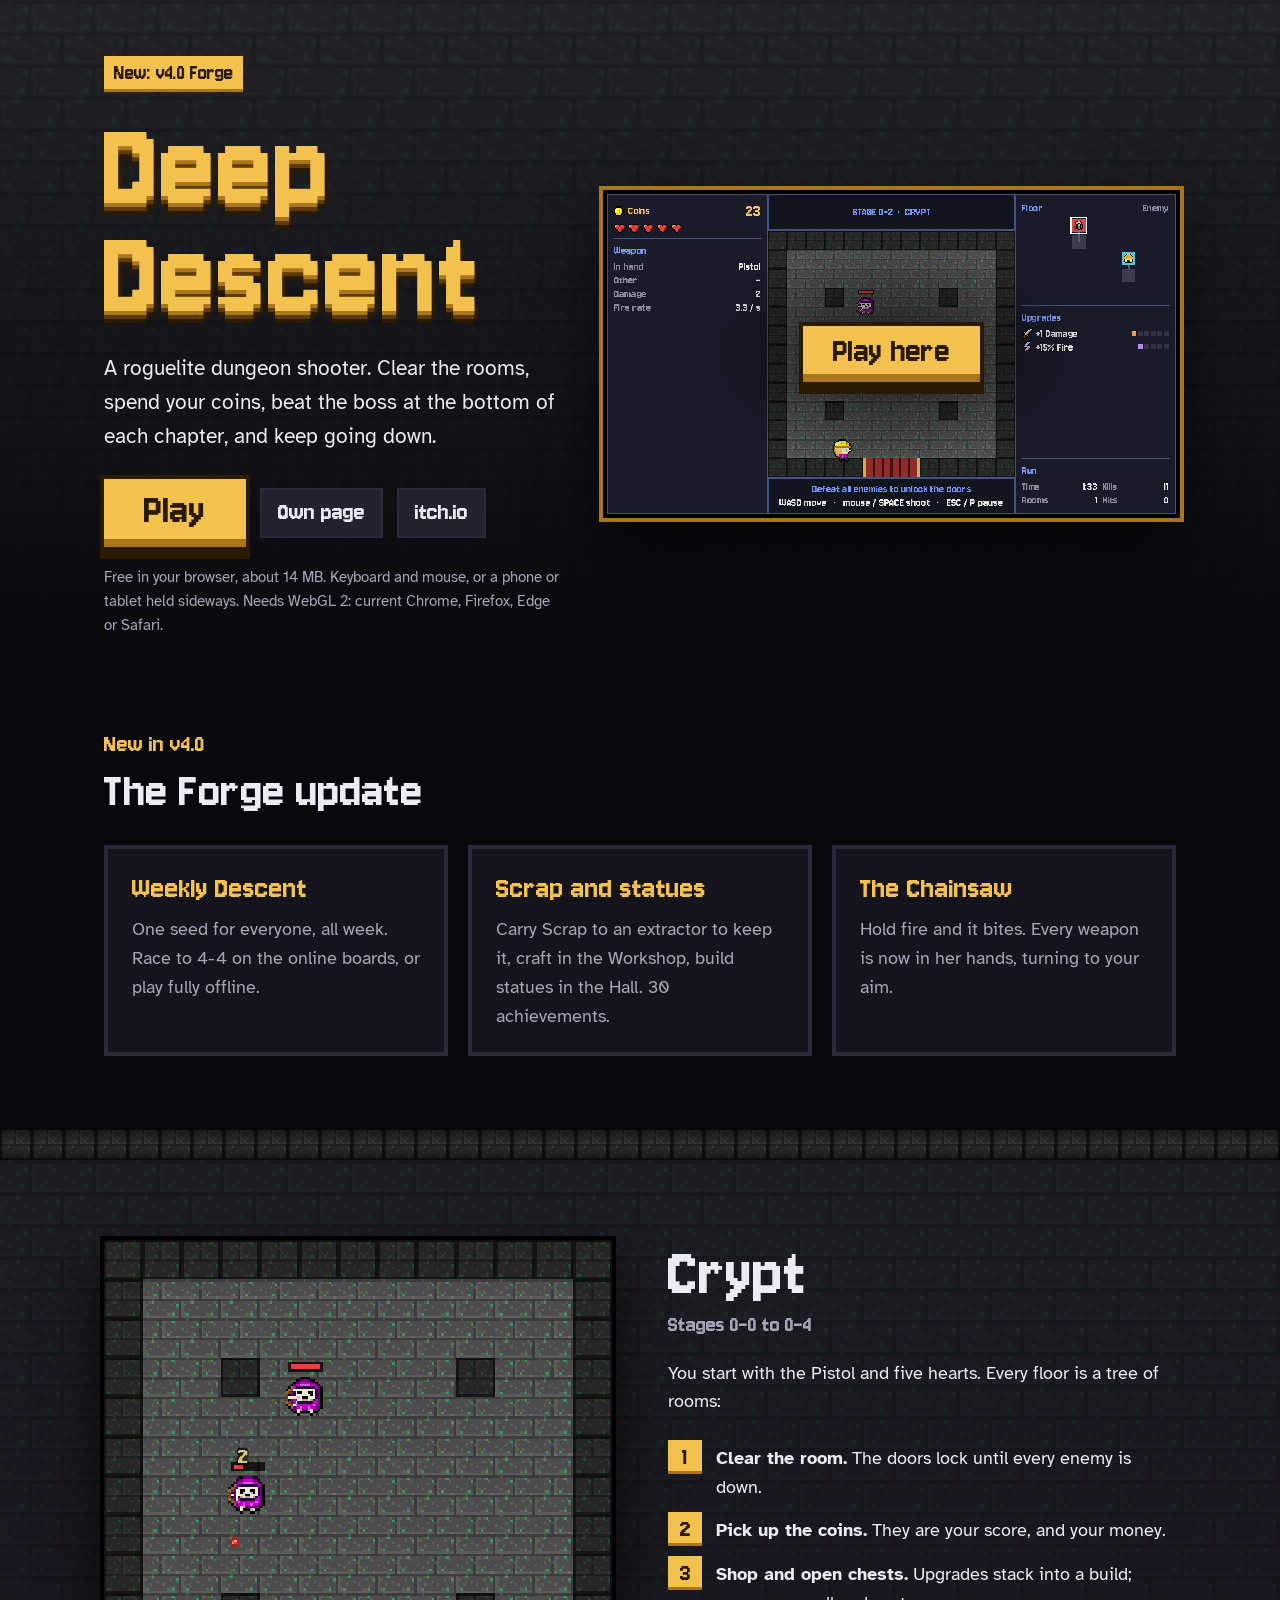
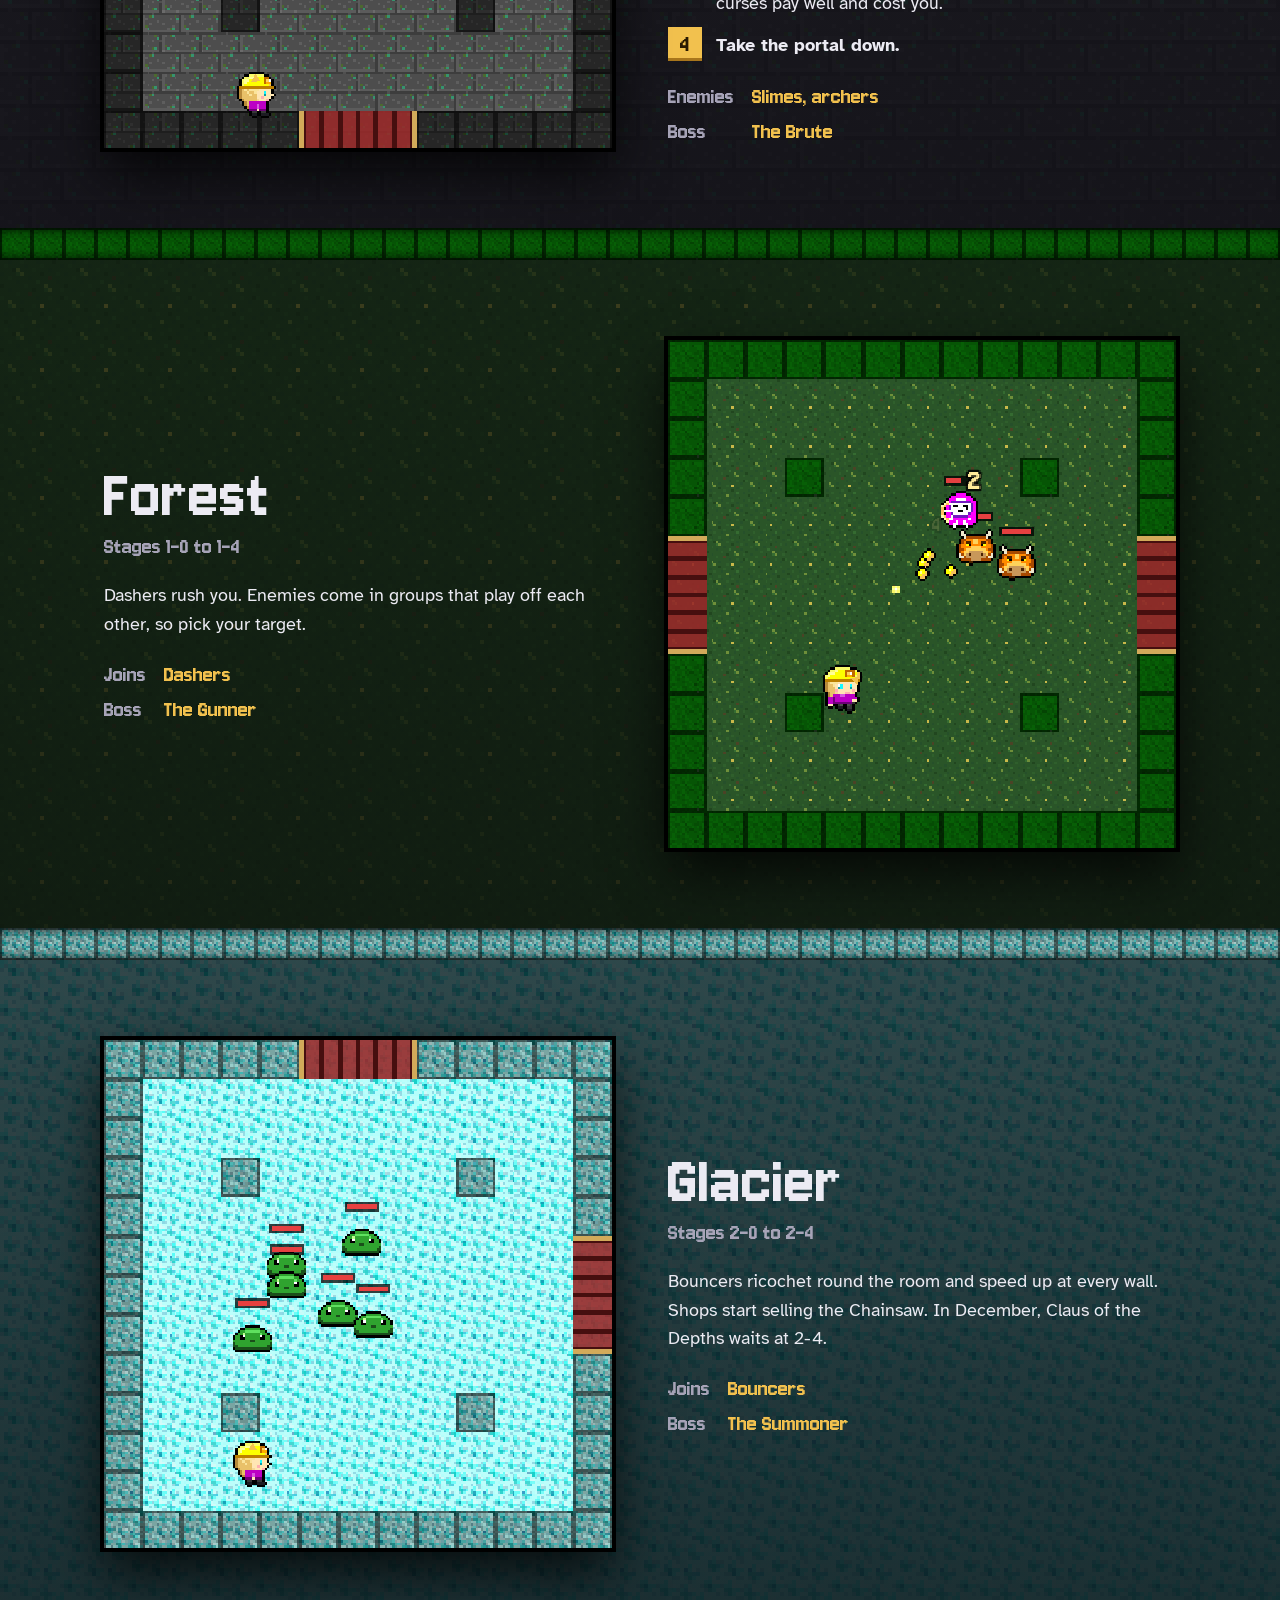
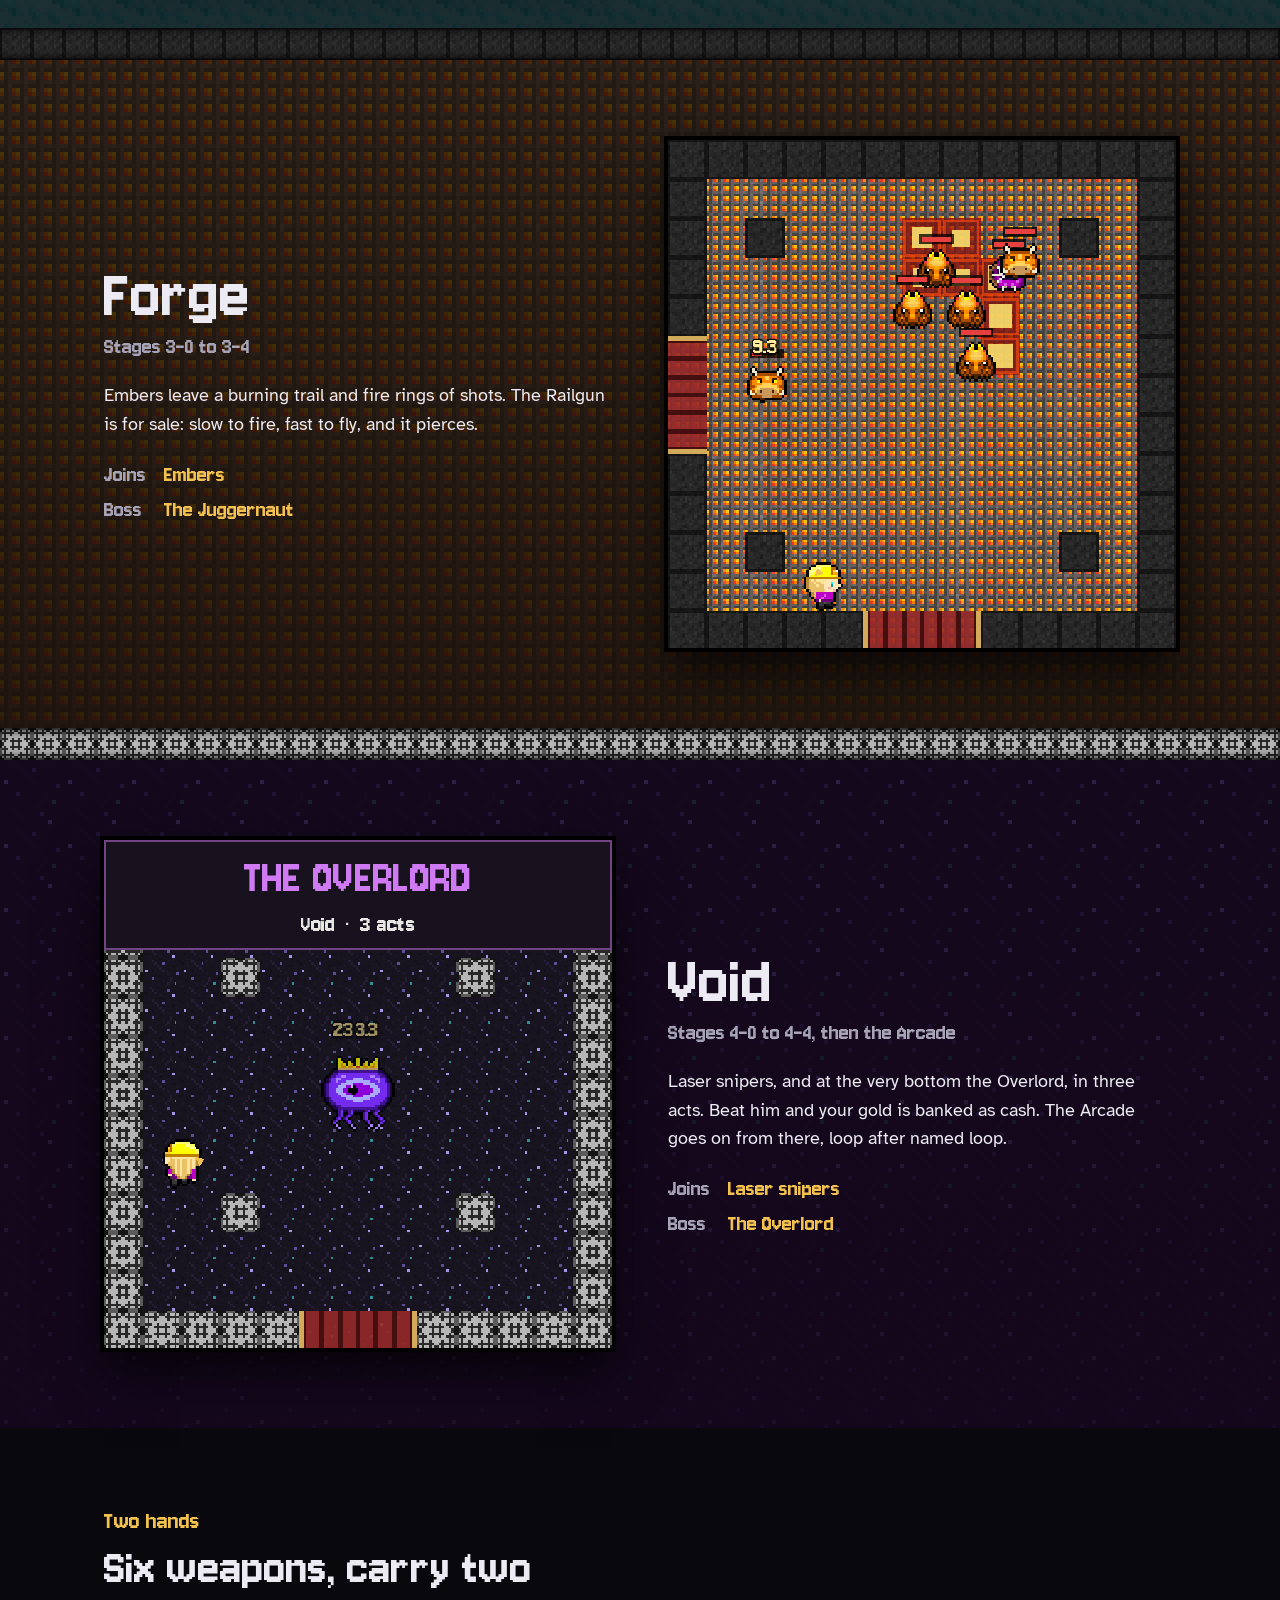
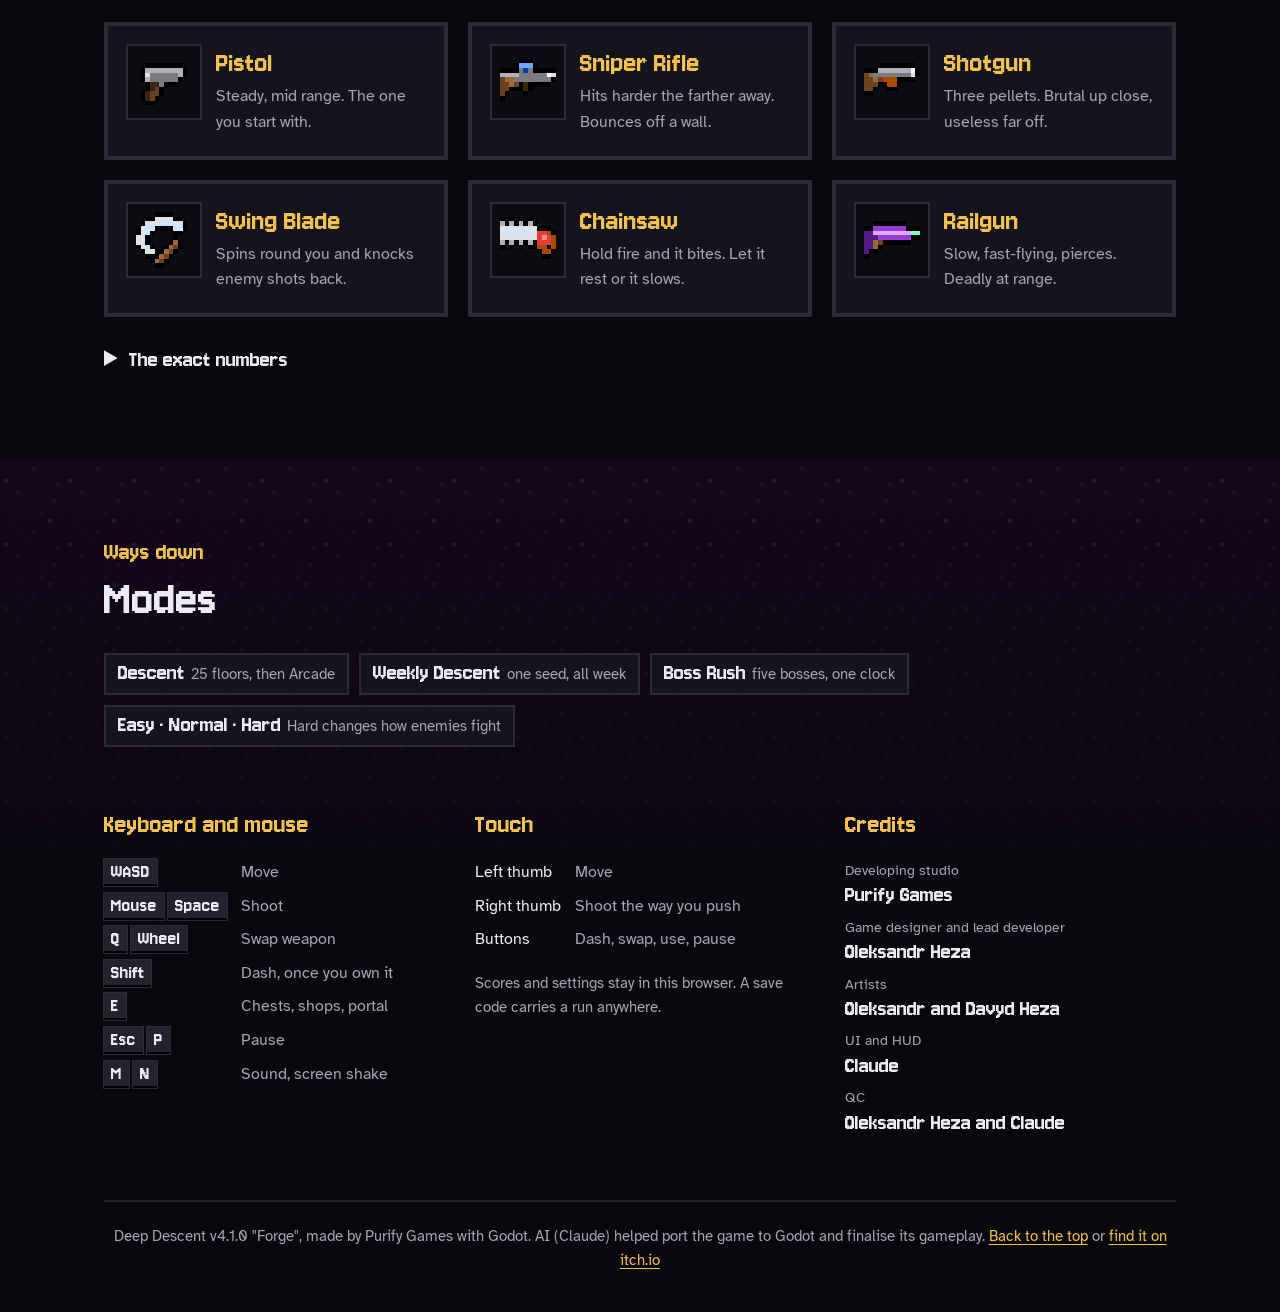
<file: index.html>
<!doctype html>
<html lang="en">
<head>
<meta charset="utf-8">
<meta name="viewport" content="width=device-width, initial-scale=1">
<title>Deep Descent</title>
<meta name="description" content="A roguelite dungeon shooter by Purify Games. Five chapters, five bosses, six weapons. Play it free in your browser.">
<meta property="og:title" content="Deep Descent">
<meta property="og:description" content="A roguelite dungeon shooter by Purify Games. Play it free in your browser.">
<meta property="og:image" content="assets/banner.png">
<meta name="theme-color" content="#14131b">
<link rel="icon" href="assets/icon.png">
<link rel="preconnect" href="https://fonts.googleapis.com">
<link rel="preconnect" href="https://fonts.gstatic.com" crossorigin>
<link href="https://fonts.googleapis.com/css2?family=Atkinson+Hyperlegible:ital,wght@0,400;0,700;1,400&display=swap" rel="stylesheet">
<link rel="stylesheet" href="style.css">
</head>
<body>

<main>

<header class="hero">
  <div class="wrap">
    <div>
      <a class="tag" href="#new">New: v4.0 Forge</a>
      <h1 class="title" id="top">Deep Descent</h1>
      <p class="lede">A roguelite dungeon shooter. Clear the rooms, spend your coins, beat the boss at the bottom of each chapter, and keep going down.</p>
      <div class="actions">
        <button class="play js-play" type="button">Play</button>
        <button class="secondary" id="fullscreen" type="button" hidden>Full screen</button>
        <a class="secondary" href="play/" id="own-page">Own page</a>
        <a class="secondary" href="https://purify-games.itch.io/deep-descent">itch.io</a>
      </div>
      <p class="fine" id="screen-note">Free in your browser, about 14 MB. Keyboard and mouse, or a phone or tablet held sideways. Needs WebGL 2: current Chrome, Firefox, Edge or Safari.</p>
    </div>
    <div class="screen" id="screen">
      <img src="assets/shots/crypt.png" alt="A fight in the Crypt, stage 0-2" width="1875" height="1055">
      <div class="over"><button class="play js-play" type="button">Play here</button></div>
    </div>
  </div>
</header>

<section class="new" id="new" aria-labelledby="new-title">
  <div class="wrap">
    <p class="kicker">New in v4.0</p>
    <h2 id="new-title">The Forge update</h2>
    <div class="cards">
      <article class="card">
        <h3>Weekly Descent</h3>
        <p>One seed for everyone, all week. Race to 4-4 on the online boards, or play fully offline.</p>
      </article>
      <article class="card">
        <h3>Scrap and statues</h3>
        <p>Carry Scrap to an extractor to keep it, craft in the Workshop, build statues in the Hall. 30 achievements.</p>
      </article>
      <article class="card">
        <h3>The Chainsaw</h3>
        <p>Hold fire and it bites. Every weapon is now in her hands, turning to your aim.</p>
      </article>
    </div>
  </div>
</section>

<div class="wall w-crypt" aria-hidden="true"></div>
<section class="band crypt" aria-labelledby="c1">
  <div class="wrap">
    <div class="shot"><img src="assets/shots/crypt.png" alt="A room in the Crypt with two archers" loading="lazy" width="1875" height="1055"></div>
    <div>
      <h2 id="c1">Crypt</h2>
      <p class="stage">Stages 0-0 to 0-4</p>
      <p>You start with the Pistol and five hearts. Every floor is a tree of rooms:</p>
      <ol class="steps">
        <li><span><strong>Clear the room.</strong> The doors lock until every enemy is down.</span></li>
        <li><span><strong>Pick up the coins.</strong> They are your score, and your money.</span></li>
        <li><span><strong>Shop and open chests.</strong> Upgrades stack into a build; curses pay well and cost you.</span></li>
        <li><span><strong>Take the portal down.</strong></span></li>
      </ol>
      <dl class="band-meta"><dt>Enemies</dt><dd>Slimes, archers</dd><dt>Boss</dt><dd>The Brute</dd></dl>
    </div>
  </div>
</section>

<div class="wall w-forest" aria-hidden="true"></div>
<section class="band forest flip" aria-labelledby="c2">
  <div class="wrap">
    <div class="shot"><img src="assets/shots/forest.png" alt="Dashers in the Forest" loading="lazy" width="1875" height="1055"></div>
    <div>
      <h2 id="c2">Forest</h2>
      <p class="stage">Stages 1-0 to 1-4</p>
      <p>Dashers rush you. Enemies come in groups that play off each other, so pick your target.</p>
      <dl class="band-meta"><dt>Joins</dt><dd>Dashers</dd><dt>Boss</dt><dd>The Gunner</dd></dl>
    </div>
  </div>
</section>

<div class="wall w-glacier" aria-hidden="true"></div>
<section class="band glacier" aria-labelledby="c3">
  <div class="wrap">
    <div class="shot"><img src="assets/shots/glacier.png" alt="A slime swarm on the Glacier" loading="lazy" width="1875" height="1055"></div>
    <div>
      <h2 id="c3">Glacier</h2>
      <p class="stage">Stages 2-0 to 2-4</p>
      <p>Bouncers ricochet round the room and speed up at every wall. Shops start selling the Chainsaw. In December, Claus of the Depths waits at 2-4.</p>
      <dl class="band-meta"><dt>Joins</dt><dd>Bouncers</dd><dt>Boss</dt><dd>The Summoner</dd></dl>
    </div>
  </div>
</section>

<div class="wall w-forge" aria-hidden="true"></div>
<section class="band forge flip" aria-labelledby="c4">
  <div class="wrap">
    <div class="shot"><img src="assets/shots/forge.png" alt="Embers and their fire in the Forge" loading="lazy" width="1875" height="1055"></div>
    <div>
      <h2 id="c4">Forge</h2>
      <p class="stage">Stages 3-0 to 3-4</p>
      <p>Embers leave a burning trail and fire rings of shots. The Railgun is for sale: slow to fire, fast to fly, and it pierces.</p>
      <dl class="band-meta"><dt>Joins</dt><dd>Embers</dd><dt>Boss</dt><dd>The Juggernaut</dd></dl>
    </div>
  </div>
</section>

<div class="wall w-void" aria-hidden="true"></div>
<section class="band void" aria-labelledby="c5">
  <div class="wrap">
    <div class="shot"><img src="assets/shots/boss.png" alt="The Overlord, the last boss" loading="lazy" width="1875" height="1055"></div>
    <div>
      <h2 id="c5">Void</h2>
      <p class="stage">Stages 4-0 to 4-4, then the Arcade</p>
      <p>Laser snipers, and at the very bottom the Overlord, in three acts. Beat him and your gold is banked as cash. The Arcade goes on from there, loop after named loop.</p>
      <dl class="band-meta"><dt>Joins</dt><dd>Laser snipers</dd><dt>Boss</dt><dd>The Overlord</dd></dl>
    </div>
  </div>
</section>

<section class="arsenal" aria-labelledby="arsenal-title">
  <div class="wrap">
    <p class="kicker">Two hands</p>
    <h2 id="arsenal-title">Six weapons, carry two</h2>
    <ul class="weapons">
      <li><img src="assets/weapons/pistol.png" alt="" width="48" height="48"><div><h3>Pistol</h3><p>Steady, mid range. The one you start with.</p></div></li>
      <li><img src="assets/weapons/sniper.png" alt="" width="48" height="48"><div><h3>Sniper Rifle</h3><p>Hits harder the farther away. Bounces off a wall.</p></div></li>
      <li><img src="assets/weapons/shotgun.png" alt="" width="48" height="48"><div><h3>Shotgun</h3><p>Three pellets. Brutal up close, useless far off.</p></div></li>
      <li><img src="assets/weapons/swing_blade.png" alt="" width="48" height="48"><div><h3>Swing Blade</h3><p>Spins round you and knocks enemy shots back.</p></div></li>
      <li><img src="assets/weapons/chainsaw.png" alt="" width="48" height="48"><div><h3>Chainsaw</h3><p>Hold fire and it bites. Let it rest or it slows.</p></div></li>
      <li><img src="assets/weapons/railgun.png" alt="" width="48" height="48"><div><h3>Railgun</h3><p>Slow, fast-flying, pierces. Deadly at range.</p></div></li>
    </ul>
    <details>
      <summary>The exact numbers</summary>
      <ul>
        <li>Sniper: half damage up close, full at six tiles, double at eight, triple from ten.</li>
        <li>Shotgun: each pellet as strong as a Pistol shot, triple damage when all three land.</li>
        <li>Railgun: two and a half times the Sniper at the same distance, triple past ten tiles.</li>
        <li>Swing Blade: five spins in a row, then rests a second.</li>
        <li>Chainsaw: 0.6x Strength per bite; four seconds without a break halves its speed until it rests a second.</li>
      </ul>
    </details>
  </div>
</section>

<section class="end" aria-labelledby="modes-title">
  <div class="wrap">
    <p class="kicker">Ways down</p>
    <h2 id="modes-title">Modes</h2>
    <ul class="modes">
      <li class="chip">Descent<small>25 floors, then Arcade</small></li>
      <li class="chip">Weekly Descent<small>one seed, all week</small></li>
      <li class="chip">Boss Rush<small>five bosses, one clock</small></li>
      <li class="chip">Easy · Normal · Hard<small>Hard changes how enemies fight</small></li>
    </ul>

    <div class="cols">
      <div>
        <h3>Keyboard and mouse</h3>
        <dl class="keys">
          <dt><kbd>WASD</kbd></dt><dd>Move</dd>
          <dt><kbd>Mouse</kbd> <kbd>Space</kbd></dt><dd>Shoot</dd>
          <dt><kbd>Q</kbd> <kbd>Wheel</kbd></dt><dd>Swap weapon</dd>
          <dt><kbd>Shift</kbd></dt><dd>Dash, once you own it</dd>
          <dt><kbd>E</kbd></dt><dd>Chests, shops, portal</dd>
          <dt><kbd>Esc</kbd> <kbd>P</kbd></dt><dd>Pause</dd>
          <dt><kbd>M</kbd> <kbd>N</kbd></dt><dd>Sound, screen shake</dd>
        </dl>
      </div>
      <div>
        <h3>Touch</h3>
        <dl class="keys">
          <dt>Left thumb</dt><dd>Move</dd>
          <dt>Right thumb</dt><dd>Shoot the way you push</dd>
          <dt>Buttons</dt><dd>Dash, swap, use, pause</dd>
        </dl>
        <p class="fine">Scores and settings stay in this browser. A save code carries a run anywhere.</p>
      </div>
      <div>
        <h3>Credits</h3>
        <dl class="credits">
          <dt>Developing studio</dt><dd>Purify Games</dd>
          <dt>Game designer and lead developer</dt><dd>Oleksandr Heza</dd>
          <dt>Artists</dt><dd>Oleksandr and Davyd Heza</dd>
          <dt>UI and HUD</dt><dd>Claude</dd>
          <dt>QC</dt><dd>Oleksandr Heza and Claude</dd>
        </dl>
      </div>
    </div>

    <p class="bottom">Deep Descent v4.1.0 "Forge", made by Purify Games with Godot. AI (Claude) helped port the game to Godot and finalise its gameplay. <a href="#top">Back to the top</a> or <a href="https://purify-games.itch.io/deep-descent">find it on itch.io</a></p>
  </div>
</section>

</main>

<script src="site.js"></script>
</body>
</html>
</file>
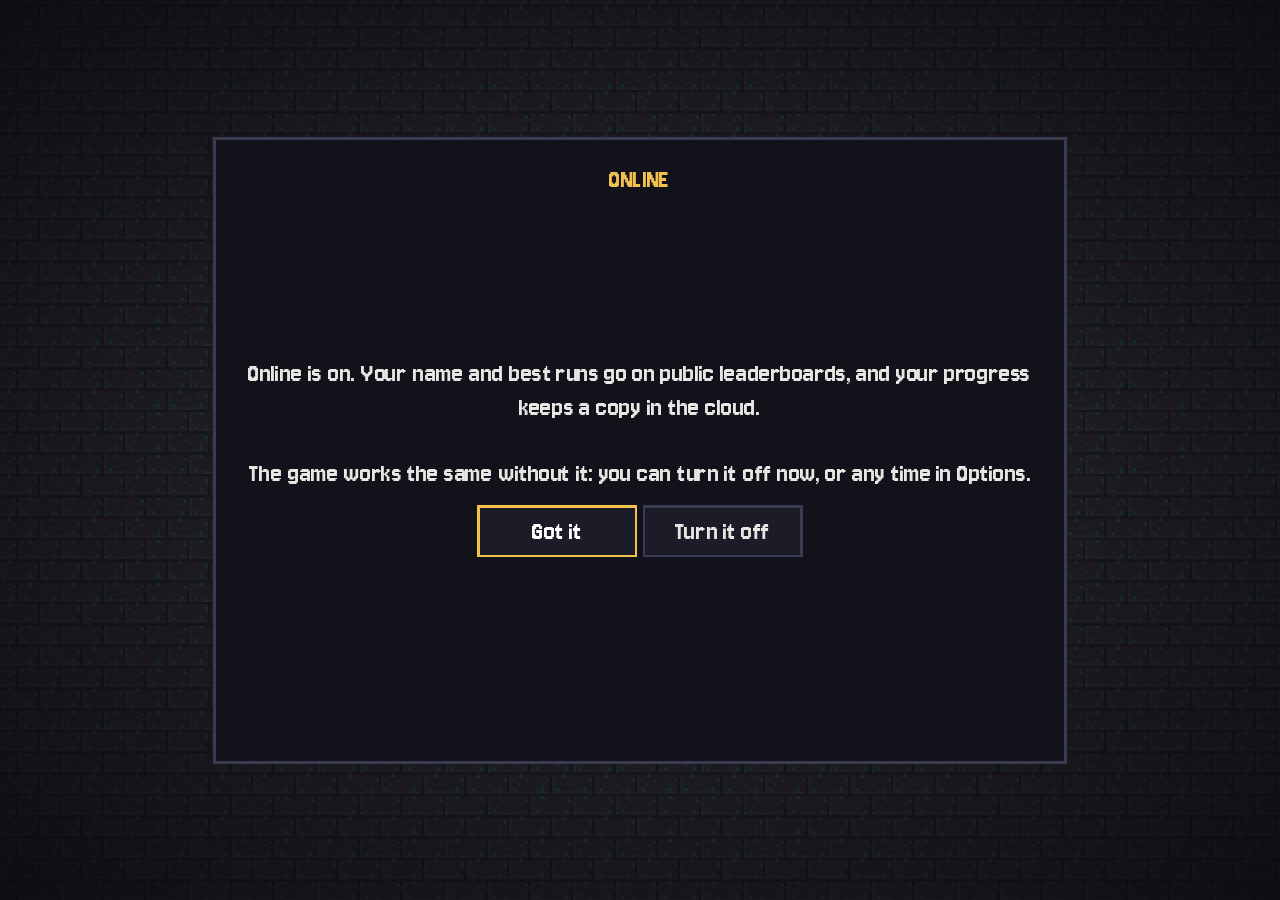
<file: play/index.html>
<!DOCTYPE html>
<html lang="en">
	<head>
		<meta charset="utf-8">
		<meta name="viewport" content="width=device-width, user-scalable=no, initial-scale=1.0">
		<title>Deep Descent</title>
		<style>
html, body, #canvas {
	margin: 0;
	padding: 0;
	border: 0;
}

body {
	color: white;
	background-color: black;
	overflow: hidden;
	touch-action: none;
}

#canvas {
	display: block;
}

#canvas:focus {
	outline: none;
}

#status, #status-splash, #status-progress {
	position: absolute;
	left: 0;
	right: 0;
}

#status, #status-splash {
	top: 0;
	bottom: 0;
}

#status {
	background-color: #242424;
	display: flex;
	flex-direction: column;
	justify-content: center;
	align-items: center;
	visibility: hidden;
}

#status-splash {
	max-height: 100%;
	max-width: 100%;
	margin: auto;
}

#status-splash.show-image--false {
	display: none;
}

#status-splash.fullsize--true {
	height: 100%;
	width: 100%;
	object-fit: contain;
}

#status-splash.use-filter--false {
	image-rendering: pixelated;
}

#status-progress, #status-notice {
	display: none;
}

#status-progress {
	bottom: 10%;
	width: 50%;
	margin: 0 auto;
}

#status-notice {
	background-color: #5b3943;
	border-radius: 0.5rem;
	border: 1px solid #9b3943;
	color: #e0e0e0;
	font-family: 'Noto Sans', 'Droid Sans', Arial, sans-serif;
	line-height: 1.3;
	margin: 0 2rem;
	overflow: hidden;
	padding: 1rem;
	text-align: center;
	z-index: 1;
}
		</style>
		<link id="-gd-engine-icon" rel="icon" type="image/png" href="index.icon.png" />
<link rel="apple-touch-icon" href="index.apple-touch-icon.png"/>

	</head>
	<body>
		<canvas id="canvas">
			Your browser does not support the canvas tag.
		</canvas>

		<noscript>
			Your browser does not support JavaScript.
		</noscript>

		<div id="status">
			<img id="status-splash" class="show-image--true fullsize--true use-filter--true" src="index.png" alt="">
			<progress id="status-progress"></progress>
			<div id="status-notice"></div>
		</div>

		<script src="index.js"></script>
		<script>
const GODOT_CONFIG = {"args":[],"canvasResizePolicy":2,"emscriptenPoolSize":8,"ensureCrossOriginIsolationHeaders":true,"executable":"index","experimentalVK":false,"fileSizes":{"index.pck":4219412,"index.wasm":39514754},"focusCanvas":true,"gdextensionLibs":[],"godotPoolSize":4};
const GODOT_THREADS_ENABLED = false;
const engine = new Engine(GODOT_CONFIG);

(function () {
	const statusOverlay = document.getElementById('status');
	const statusProgress = document.getElementById('status-progress');
	const statusNotice = document.getElementById('status-notice');

	let initializing = true;
	let statusMode = '';

	function setStatusMode(mode) {
		if (statusMode === mode || !initializing) {
			return;
		}
		if (mode === 'hidden') {
			statusOverlay.remove();
			initializing = false;
			return;
		}
		statusOverlay.style.visibility = 'visible';
		statusProgress.style.display = mode === 'progress' ? 'block' : 'none';
		statusNotice.style.display = mode === 'notice' ? 'block' : 'none';
		statusMode = mode;
	}

	function setStatusNotice(text) {
		while (statusNotice.lastChild) {
			statusNotice.removeChild(statusNotice.lastChild);
		}
		const lines = text.split('\n');
		lines.forEach((line) => {
			statusNotice.appendChild(document.createTextNode(line));
			statusNotice.appendChild(document.createElement('br'));
		});
	}

	function displayFailureNotice(err) {
		console.error(err);
		if (err instanceof Error) {
			setStatusNotice(err.message);
		} else if (typeof err === 'string') {
			setStatusNotice(err);
		} else {
			setStatusNotice('An unknown error occurred.');
		}
		setStatusMode('notice');
		initializing = false;
	}

	const missing = Engine.getMissingFeatures({
		threads: GODOT_THREADS_ENABLED,
	});

	if (missing.length !== 0) {
		if (GODOT_CONFIG['serviceWorker'] && GODOT_CONFIG['ensureCrossOriginIsolationHeaders'] && 'serviceWorker' in navigator) {
			let serviceWorkerRegistrationPromise;
			try {
				serviceWorkerRegistrationPromise = navigator.serviceWorker.getRegistration();
			} catch (err) {
				serviceWorkerRegistrationPromise = Promise.reject(new Error('Service worker registration failed.'));
			}
			// There's a chance that installing the service worker would fix the issue
			Promise.race([
				serviceWorkerRegistrationPromise.then((registration) => {
					if (registration != null) {
						return Promise.reject(new Error('Service worker already exists.'));
					}
					return registration;
				}).then(() => engine.installServiceWorker()),
				// For some reason, `getRegistration()` can stall
				new Promise((resolve) => {
					setTimeout(() => resolve(), 2000);
				}),
			]).then(() => {
				// Reload if there was no error.
				window.location.reload();
			}).catch((err) => {
				console.error('Error while registering service worker:', err);
			});
		} else {
			// Display the message as usual
			const missingMsg = 'Error\nThe following features required to run Godot projects on the Web are missing:\n';
			displayFailureNotice(missingMsg + missing.join('\n'));
		}
	} else {
		setStatusMode('progress');
		engine.startGame({
			'onProgress': function (current, total) {
				if (current > 0 && total > 0) {
					statusProgress.value = current;
					statusProgress.max = total;
				} else {
					statusProgress.removeAttribute('value');
					statusProgress.removeAttribute('max');
				}
			},
		}).then(() => {
			setStatusMode('hidden');
		}, displayFailureNotice);
	}
}());
		</script>
	</body>
</html>
</file>
<file: style.css>
/* Deep Descent site: "The Descent". The page goes down through the game:
   the hero is the Crypt's floor, then one band per chapter, each on its real
   16 px floor tile (shown at 4x) under a strip of its wall, then the arsenal
   and the Void at the bottom. */

@font-face {
  font-family: "Jersey 10";
  src: url("assets/fonts/Jersey10-Regular.ttf") format("truetype");
  font-display: swap;
}

:root {
  --deep: #09080d;
  --room: #15141c;
  --edge: #2c2a3a;
  --ink: #ecebf3;
  --dim: #a7a4b8;
  --coin: #f2c14e;
  --coin-dark: #a8761c;
  --coin-ink: #2a1a02;
  --tile: 64px;
  --px: 4px;
  --display: "Jersey 10", "Courier New", monospace;
  --body: "Atkinson Hyperlegible", system-ui, sans-serif;
}

* { box-sizing: border-box; }
html { scroll-behavior: smooth; }
@media (prefers-reduced-motion: reduce) { html { scroll-behavior: auto; } }
body {
  margin: 0;
  background: var(--deep);
  color: var(--ink);
  font: 18px/1.6 var(--body);
  -webkit-font-smoothing: antialiased;
}
img { image-rendering: pixelated; display: block; max-width: 100%; }
a { color: var(--coin); text-underline-offset: 3px; }
a:hover { color: #ffd978; }
:focus-visible { outline: 3px solid var(--coin); outline-offset: 3px; }
h1, h2, h3, .kicker, .play, .secondary, .tag, .chip, summary, .band-meta dt, .stage {
  font-family: var(--display);
  font-weight: 400;
}
p { margin: 0 0 14px; }
.wrap { max-width: 1120px; margin: 0 auto; padding: 0 24px; }
.fine { font-size: 15px; color: var(--dim); margin-top: 18px; max-width: 46ch; }

/* --- hero and the playable screen ------------------------------------------ */

.hero {
  padding: 56px 0 72px;
  background: linear-gradient(#0f0e15b0, var(--deep) 92%), url("assets/tiles/floor_crypt.png") 0 0 / var(--tile) var(--tile);
}
.hero .wrap { display: grid; grid-template-columns: 1fr 1.25fr; gap: 48px; align-items: center; }
.tag {
  display: inline-block; font-size: 22px; line-height: 1; padding: 6px 10px 8px; margin-bottom: 22px;
  color: var(--coin-ink); background: var(--coin); box-shadow: inset 0 -3px 0 var(--coin-dark); text-decoration: none;
}
.tag:hover { color: var(--coin-ink); background: #ffd36b; }
/* The game's logo lettering: coin gold, extruded in pixel steps. */
.title {
  font-size: clamp(72px, 11vw, 132px); line-height: .82; margin: 0 0 22px; color: var(--coin);
  text-shadow: 0 4px 0 var(--coin-dark), 0 8px 0 #5c3a0a, 4px 8px 0 #2a1a02, 0 12px 0 #2a1a02;
}
.lede { font-size: 21px; max-width: 34ch; margin-bottom: 26px; }
.actions { display: flex; flex-wrap: wrap; gap: 12px 14px; align-items: center; }

.secondary {
  font-size: 26px; line-height: 1; padding: 11px 18px 13px; color: var(--ink); background: #24222f;
  border: 0; box-shadow: inset 0 0 0 2px var(--edge); text-decoration: none; cursor: pointer;
}
.secondary:hover { background: #2f2c3d; color: var(--ink); }
.secondary[hidden] { display: none; }
.play {
  font-size: 44px; line-height: 1; padding: 10px 40px 14px; color: var(--coin-ink); background: var(--coin);
  border: 0; cursor: pointer;
  box-shadow: inset 0 -8px 0 var(--coin-dark), 0 0 0 var(--px) var(--coin-ink), 0 8px 0 var(--px) var(--coin-ink);
}
.play:hover { background: #ffd36b; }
.play:active { transform: translateY(var(--px)); box-shadow: inset 0 -4px 0 var(--coin-dark), 0 0 0 var(--px) var(--coin-ink); }

.screen {
  position: relative; aspect-ratio: 16 / 9; background: #000; overflow: hidden;
  box-shadow: 0 0 0 var(--px) #000, 0 0 0 calc(var(--px) * 2) var(--coin-dark), 0 30px 60px #000c;
}
.screen img { width: 100%; height: 100%; object-fit: cover; }
.screen .over {
  position: absolute; inset: 0; display: grid; place-items: center;
  background: radial-gradient(closest-side, #000a, #0000 70%);
}
.screen .over .play { font-size: 36px; padding: 8px 30px 12px; }
.screen iframe { position: absolute; inset: 0; width: 100%; height: 100%; border: 0; background: #000; }

/* --- new in this release ---------------------------------------------------------- */

.new { padding: 8px 0 72px; }
.kicker { font-size: 26px; line-height: 1; color: var(--coin); margin: 0 0 8px; }
.new h2, .arsenal h2, .end h2 { font-size: 52px; line-height: 1; margin: 0 0 28px; }
.cards { display: grid; grid-template-columns: repeat(3, 1fr); gap: 20px; }
.card { background: var(--room); border: var(--px) solid var(--edge); padding: 24px 24px 22px; }
.card h3 { font-size: 32px; line-height: 1; color: var(--coin); margin: 0 0 10px; }
.card p { color: var(--dim); margin: 0; }

/* --- chapter bands ------------------------------------------------------------------- */

.wall { height: 32px; background-size: 32px 32px; image-rendering: pixelated; box-shadow: inset 0 8px 12px -6px #000c, inset 0 -8px 12px -6px #000c; }
.band { padding: 80px 0; background-size: auto, var(--tile) var(--tile); image-rendering: pixelated; }
.band .wrap { display: grid; grid-template-columns: 1fr 1fr; gap: 56px; align-items: center; }
.band.flip .shot { order: 2; }
.band h2 { font-size: 72px; line-height: .9; margin: 0 0 6px; }
.band .stage { font-size: 24px; line-height: 1; color: var(--dim); margin: 0 0 22px; }
.band p { max-width: 42ch; }

/* Just the room, cut out of the full screenshot (HUD panels either side).
   shortcut: the numbers fit the itch screenshots' layout (room at 533,122,
   810 px square in 1875 x 1055); recapture at another size, redo them. */
.shot { position: relative; aspect-ratio: 1; overflow: hidden; background: #000; box-shadow: 0 0 0 var(--px) #000, 0 24px 50px #000b; }
.shot img { position: absolute; max-width: none; width: 231.48%; height: auto; left: -65.8%; top: -15.06%; }

.band-meta { display: grid; grid-template-columns: auto 1fr; gap: 6px 18px; margin: 22px 0 0; }
.band-meta dt { font-size: 24px; line-height: 1.2; color: var(--dim); }
.band-meta dd { margin: 0; font: 24px/1.2 var(--display); color: var(--coin); }

.steps { list-style: none; counter-reset: s; margin: 24px 0 0; padding: 0; display: grid; gap: 10px; }
.steps li { counter-increment: s; display: grid; grid-template-columns: 34px 1fr; gap: 14px; align-items: baseline; }
.steps li::before {
  content: counter(s); font: 26px/34px var(--display); text-align: center; height: 34px;
  color: var(--coin-ink); background: var(--coin); box-shadow: inset 0 -3px 0 var(--coin-dark);
}

.crypt   { background-image: linear-gradient(#0f0e15c8, #0f0e15e6), url("assets/tiles/floor_crypt.png"); }
.forest  { background-image: linear-gradient(#0d150ec0, #0d150ee0), url("assets/tiles/floor_forest.png"); }
.glacier { background-image: linear-gradient(#0b1a1ecc, #0b1a1ee8), url("assets/tiles/floor_glacier.png"); }
.forge   { background-image: linear-gradient(#1a0f08c8, #1a0f08e6), url("assets/tiles/floor_forge.png"); }
.void    { background-image: linear-gradient(#14061cd0, #14061cee), url("assets/tiles/floor_void.png"); }
.w-crypt   { background-image: url("assets/tiles/wall_crypt.png"); }
.w-forest  { background-image: url("assets/tiles/wall_forest.png"); }
.w-glacier { background-image: url("assets/tiles/wall_glacier.png"); }
.w-forge   { background-image: url("assets/tiles/wall_forge.png"); }
.w-void    { background-image: url("assets/tiles/wall_void.png"); }

/* --- arsenal ------------------------------------------------------------------------- */

.arsenal { padding: 80px 0; background: var(--deep); }
.weapons { list-style: none; margin: 0; padding: 0; display: grid; grid-template-columns: repeat(3, 1fr); gap: 20px; }
.weapons li {
  background: var(--room); border: var(--px) solid var(--edge); padding: 20px;
  display: grid; grid-template-columns: 72px 1fr; gap: 16px; align-items: start;
}
.weapons img { width: 72px; height: 72px; padding: 8px; background: #0d0c12; box-shadow: 0 0 0 2px var(--edge); }
.weapons h3 { font-size: 30px; line-height: 1; color: var(--coin); margin: 2px 0 6px; }
.weapons p { color: var(--dim); font-size: 16px; margin: 0; }
details { margin-top: 24px; color: var(--dim); }
summary { font-size: 24px; color: var(--ink); cursor: pointer; }
details ul { margin: 12px 0 0; padding-left: 20px; font-size: 16px; max-width: 80ch; }

/* --- the bottom: modes, controls, credits ---------------------------------------------- */

.end {
  padding: 80px 0 40px;
  background: linear-gradient(#14061ce0, var(--deep) 60%), url("assets/tiles/floor_void.png") 0 0 / var(--tile) var(--tile);
  image-rendering: pixelated;
}
.modes { display: flex; flex-wrap: wrap; gap: 10px; margin: 0 0 56px; padding: 0; list-style: none; }
.chip { font-size: 24px; line-height: 1; padding: 8px 14px 10px; background: var(--room); box-shadow: inset 0 0 0 2px var(--edge); }
.chip small { font: 15px var(--body); color: var(--dim); margin-left: 6px; }
.cols { display: grid; grid-template-columns: 1fr 1fr 1fr; gap: 40px; }
.cols h3 { font-size: 28px; color: var(--coin); margin: 0 0 12px; }
.keys { margin: 0; display: grid; grid-template-columns: auto 1fr; gap: 8px 14px; font-size: 16px; }
.keys dt { white-space: nowrap; }
.keys dd { margin: 0; color: var(--dim); }
kbd { font: 20px/1 var(--display); padding: 2px 7px 4px; background: #24222f; box-shadow: inset 0 -2px 0 #000, 0 0 0 1px var(--edge); color: var(--ink); }
.credits { margin: 0; font-size: 16px; }
.credits dt { color: var(--dim); font-size: 14px; }
.credits dd { margin: 0 0 8px; font: 24px/1.1 var(--display); }
.bottom { margin: 56px 0 0; padding-top: 22px; border-top: 2px solid #23212e; font-size: 15px; color: var(--dim); text-align: center; }

/* --- phones ---------------------------------------------------------------------------- */

@media (max-width: 860px) {
  :root { --tile: 48px; }
  body { font-size: 17px; }
  .wrap { padding: 0 16px; }
  .hero { padding: 36px 0 56px; }
  .hero .wrap, .band .wrap, .cards, .weapons, .cols { grid-template-columns: 1fr; }
  .hero .wrap, .band .wrap { gap: 32px; }
  .band.flip .shot { order: 0; }
  .band { padding: 56px 0; }
  .band h2 { font-size: 60px; }
  .new h2, .arsenal h2, .end h2 { font-size: 44px; }
  .play { font-size: 38px; }
  /* Two lines on a phone: room for the extruded shadow between them. */
  .title { line-height: 1.05; }
}
</file>
